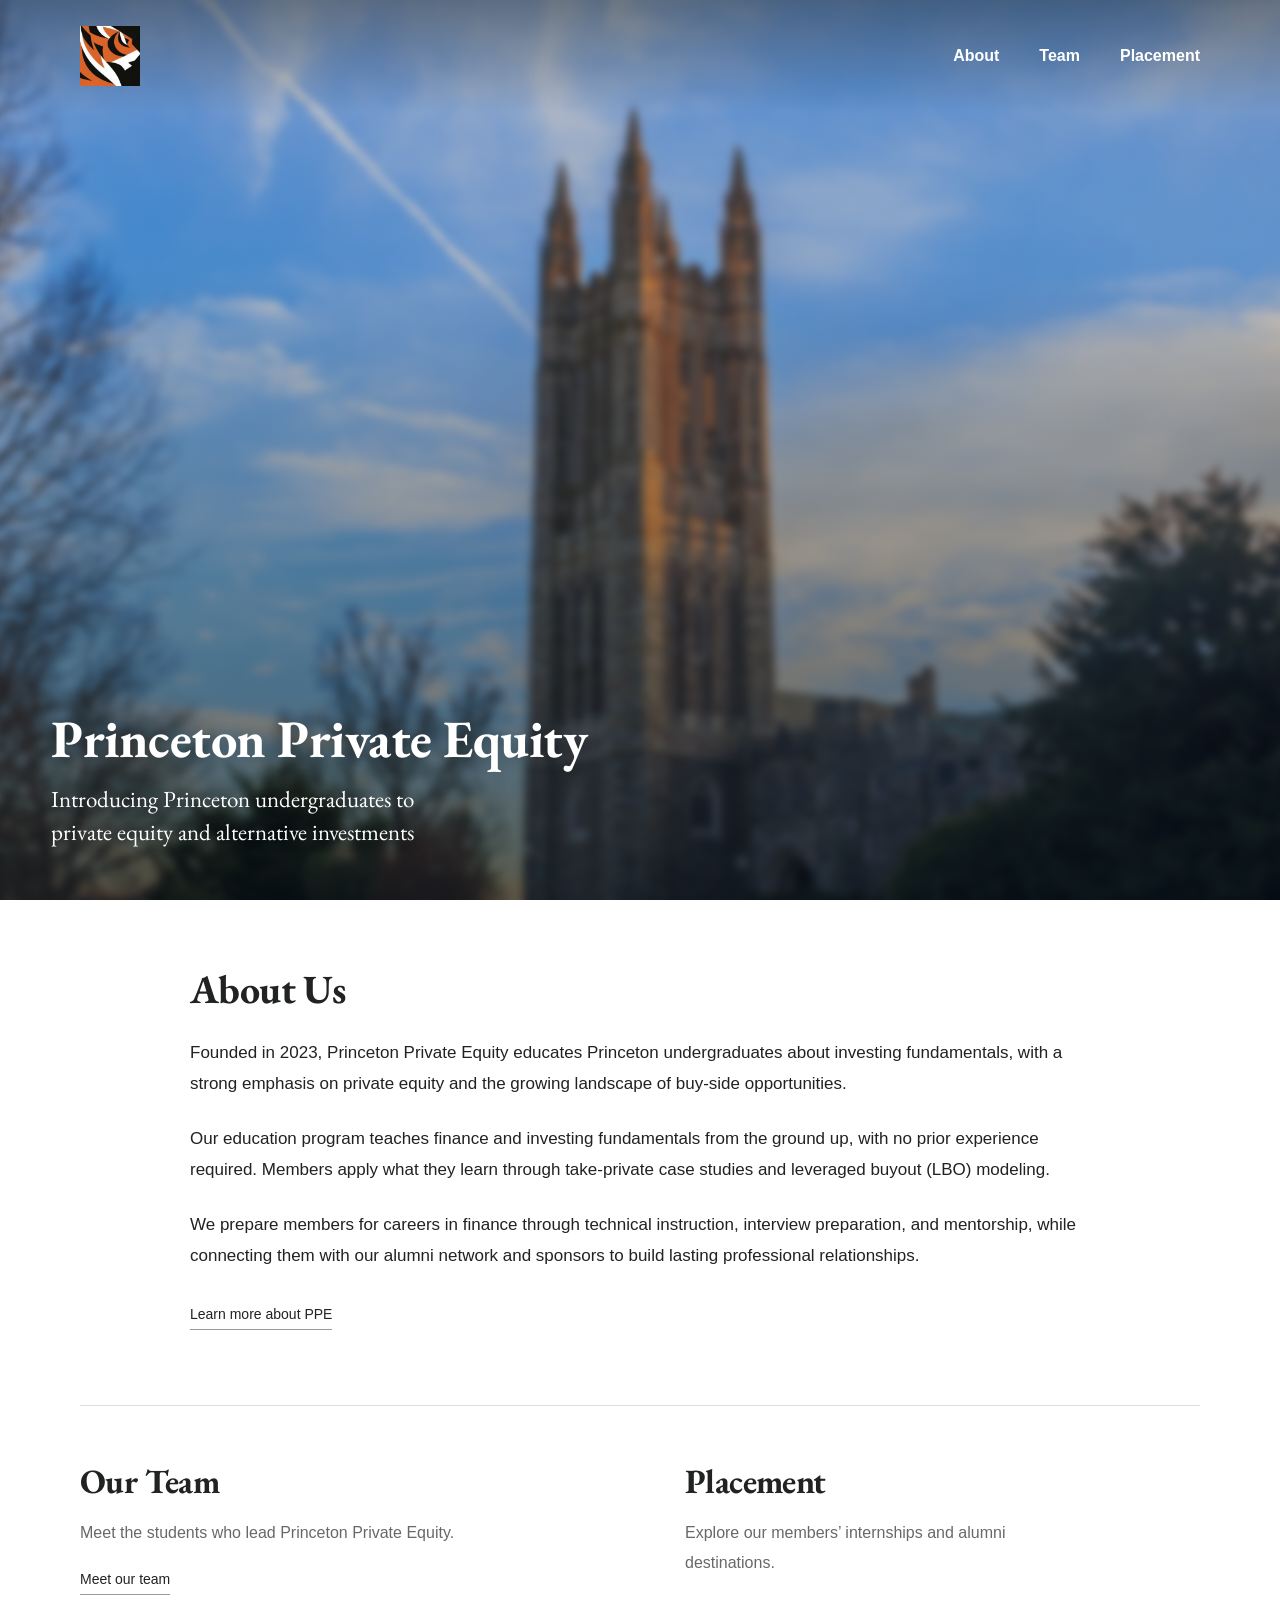
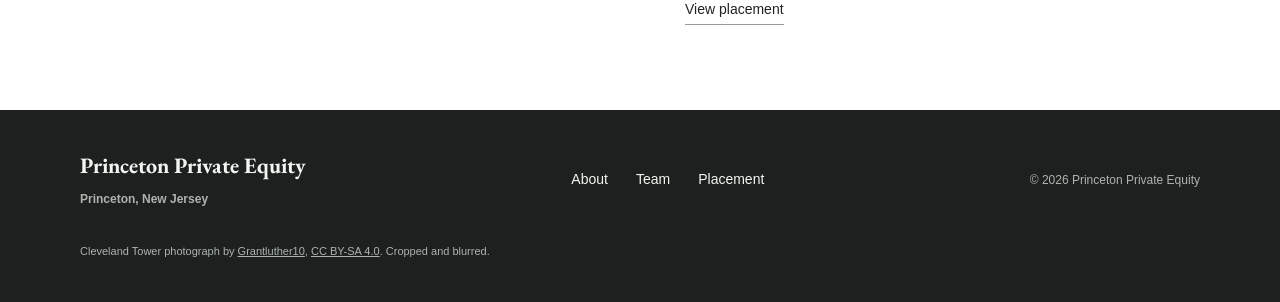
<file: index.html>
<!doctype html>
<html lang="en"><head><meta charset="utf-8"><meta name="viewport" content="width=device-width, initial-scale=1"><meta name="description" content="Princeton Private Equity, a student finance club at Princeton University."><meta name="theme-color" content="#1a1c1b"><title>Home | Princeton Private Equity</title><link rel="icon" href="favicon.ico" sizes="any"><link rel="stylesheet" href="style.css"></head><body><a class="skip" href="#main">Skip to content</a><header class="site-header over-photo"><div class="header-inner"><a class="brand-logo" href="index.html" aria-label="Princeton Private Equity home"><img src="logo.jpeg" width="60" height="60" alt="Princeton Private Equity tiger logo"></a><nav aria-label="Main navigation"><a href="about.html">About</a><a href="team.html">Team</a><a href="placement.html">Placement</a></nav></div></header><main id="main"><section class="hero" aria-labelledby="hero-title"><div class="hero-photo sunset" role="img" aria-label="Cleveland Tower at Princeton University at sunset"></div><div class="hero-shade"></div><div class="hero-content"><h1 id="hero-title">Princeton Private Equity</h1><p class="hero-subtitle">Introducing Princeton undergraduates to<br>private equity and alternative investments</p></div></section><section id="introduction" class="home-intro content"><div class="intro-copy"><h2>About Us</h2><p>Founded in 2023, Princeton Private Equity educates Princeton undergraduates about investing fundamentals, with a strong emphasis on private equity and the growing landscape of buy-side opportunities.</p><p>Our education program teaches finance and investing fundamentals from the ground up, with no prior experience required. Members apply what they learn through take-private case studies and leveraged buyout (LBO) modeling.</p><p>We prepare members for careers in finance through technical instruction, interview preparation, and mentorship, while connecting them with our alumni network and sponsors to build lasting professional relationships.</p><a class="quiet-link" href="about.html">Learn more about PPE</a></div></section><section class="home-links content" aria-label="Explore the club"><a href="team.html"><h2>Our Team</h2><p>Meet the students who lead Princeton Private Equity.</p><span class="quiet-link">Meet our team</span></a><a href="placement.html"><h2>Placement</h2><p>Explore our members’ internships and alumni destinations.</p><span class="quiet-link">View placement</span></a></section></main><footer><div class="footer-inner"><a class="footer-brand" href="index.html">Princeton Private Equity<span>Princeton, New Jersey</span></a><div class="footer-nav"><a href="about.html">About</a><a href="team.html">Team</a><a href="placement.html">Placement</a></div><p>© 2026 Princeton Private Equity</p><div class="photo-credit">Cleveland Tower photograph by <a href="https://commons.wikimedia.org/wiki/File:Graduate_College.jpg">Grantluther10</a>, <a href="https://creativecommons.org/licenses/by-sa/4.0/">CC BY-SA 4.0</a>. Cropped and blurred.</div></div></footer></body></html>
</file>
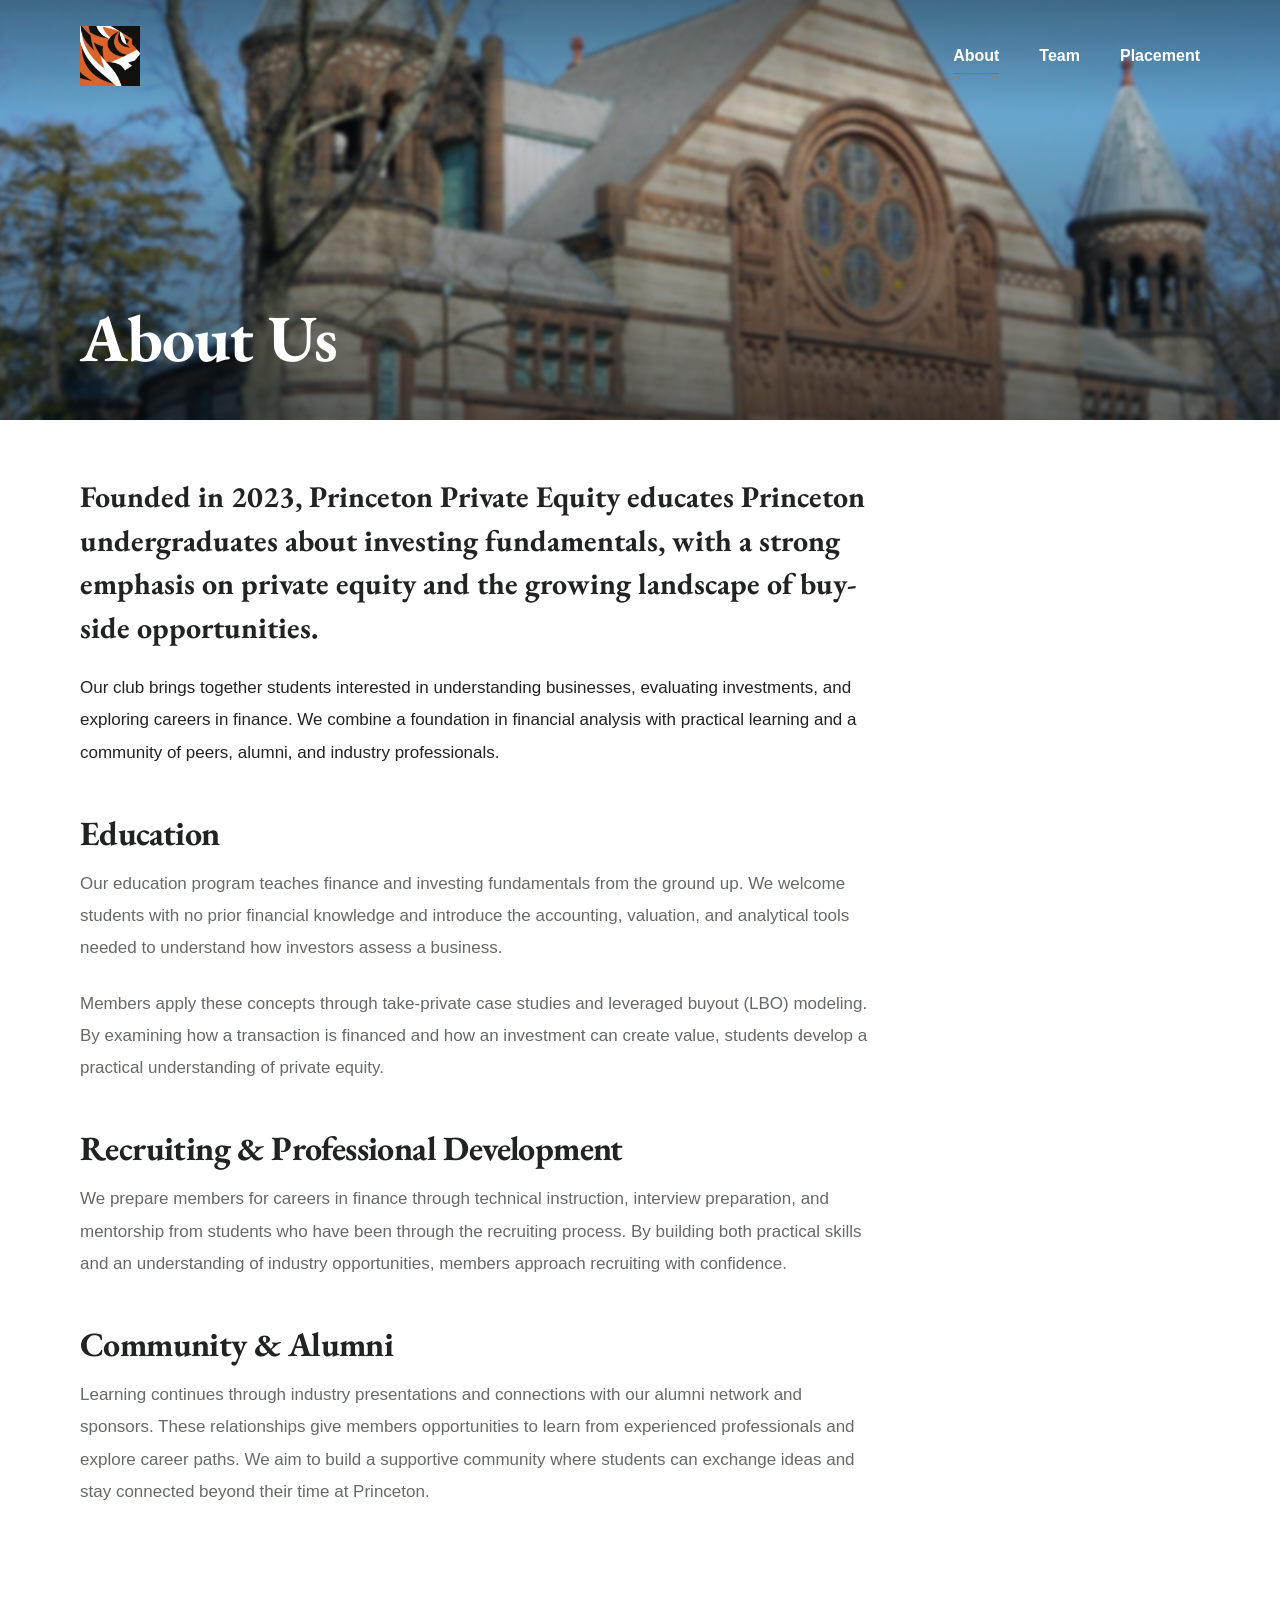
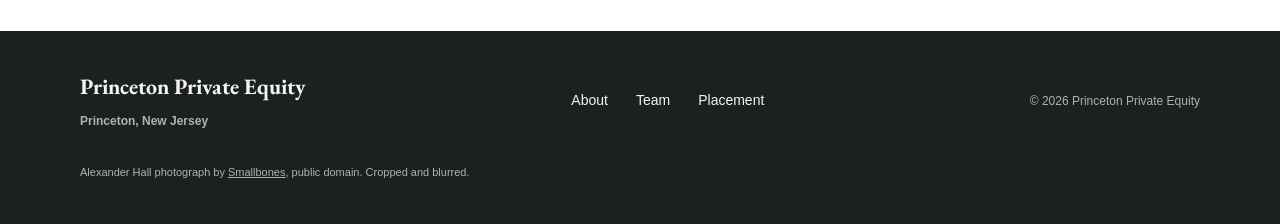
<file: about.html>
<!doctype html>
<html lang="en"><head><meta charset="utf-8"><meta name="viewport" content="width=device-width, initial-scale=1"><meta name="description" content="Princeton Private Equity, a student finance club at Princeton University."><meta name="theme-color" content="#1a1c1b"><title>About | Princeton Private Equity</title><link rel="icon" href="favicon.ico" sizes="any"><link rel="stylesheet" href="style.css"></head><body><a class="skip" href="#main">Skip to content</a><header class="site-header over-photo"><div class="header-inner"><a class="brand-logo" href="index.html" aria-label="Princeton Private Equity home"><img src="logo.jpeg" width="60" height="60" alt="Princeton Private Equity tiger logo"></a><nav aria-label="Main navigation"><a href="about.html" aria-current="page">About</a><a href="team.html">Team</a><a href="placement.html">Placement</a></nav></div></header><main id="main"><section class="page-hero" aria-labelledby="page-title"><div class="hero-photo about-photo" role="img" aria-label="Alexander Hall at Princeton University in warm late-afternoon light"></div><div class="hero-shade"></div><div class="page-hero-content"><h1 id="page-title">About Us</h1></div></section><div class="interior content"><div class="prose"><p class="opening">Founded in 2023, Princeton Private Equity educates Princeton undergraduates about investing fundamentals, with a strong emphasis on private equity and the growing landscape of buy-side opportunities.</p><p>Our club brings together students interested in understanding businesses, evaluating investments, and exploring careers in finance. We combine a foundation in financial analysis with practical learning and a community of peers, alumni, and industry professionals.</p><section><h2>Education</h2><p>Our education program teaches finance and investing fundamentals from the ground up. We welcome students with no prior financial knowledge and introduce the accounting, valuation, and analytical tools needed to understand how investors assess a business.</p><p>Members apply these concepts through take-private case studies and leveraged buyout (LBO) modeling. By examining how a transaction is financed and how an investment can create value, students develop a practical understanding of private equity.</p></section><section><h2>Recruiting &amp; Professional Development</h2><p>We prepare members for careers in finance through technical instruction, interview preparation, and mentorship from students who have been through the recruiting process. By building both practical skills and an understanding of industry opportunities, members approach recruiting with confidence.</p></section><section><h2>Community &amp; Alumni</h2><p>Learning continues through industry presentations and connections with our alumni network and sponsors. These relationships give members opportunities to learn from experienced professionals and explore career paths. We aim to build a supportive community where students can exchange ideas and stay connected beyond their time at Princeton.</p></section></div></div></main><footer><div class="footer-inner"><a class="footer-brand" href="index.html">Princeton Private Equity<span>Princeton, New Jersey</span></a><div class="footer-nav"><a href="about.html">About</a><a href="team.html">Team</a><a href="placement.html">Placement</a></div><p>© 2026 Princeton Private Equity</p><div class="photo-credit">Alexander Hall photograph by <a href="https://commons.wikimedia.org/wiki/File:Alexander_Hall_at_Princeton_University,_NJ.jpg">Smallbones</a>, public domain. Cropped and blurred.</div></div></footer></body></html>
</file>
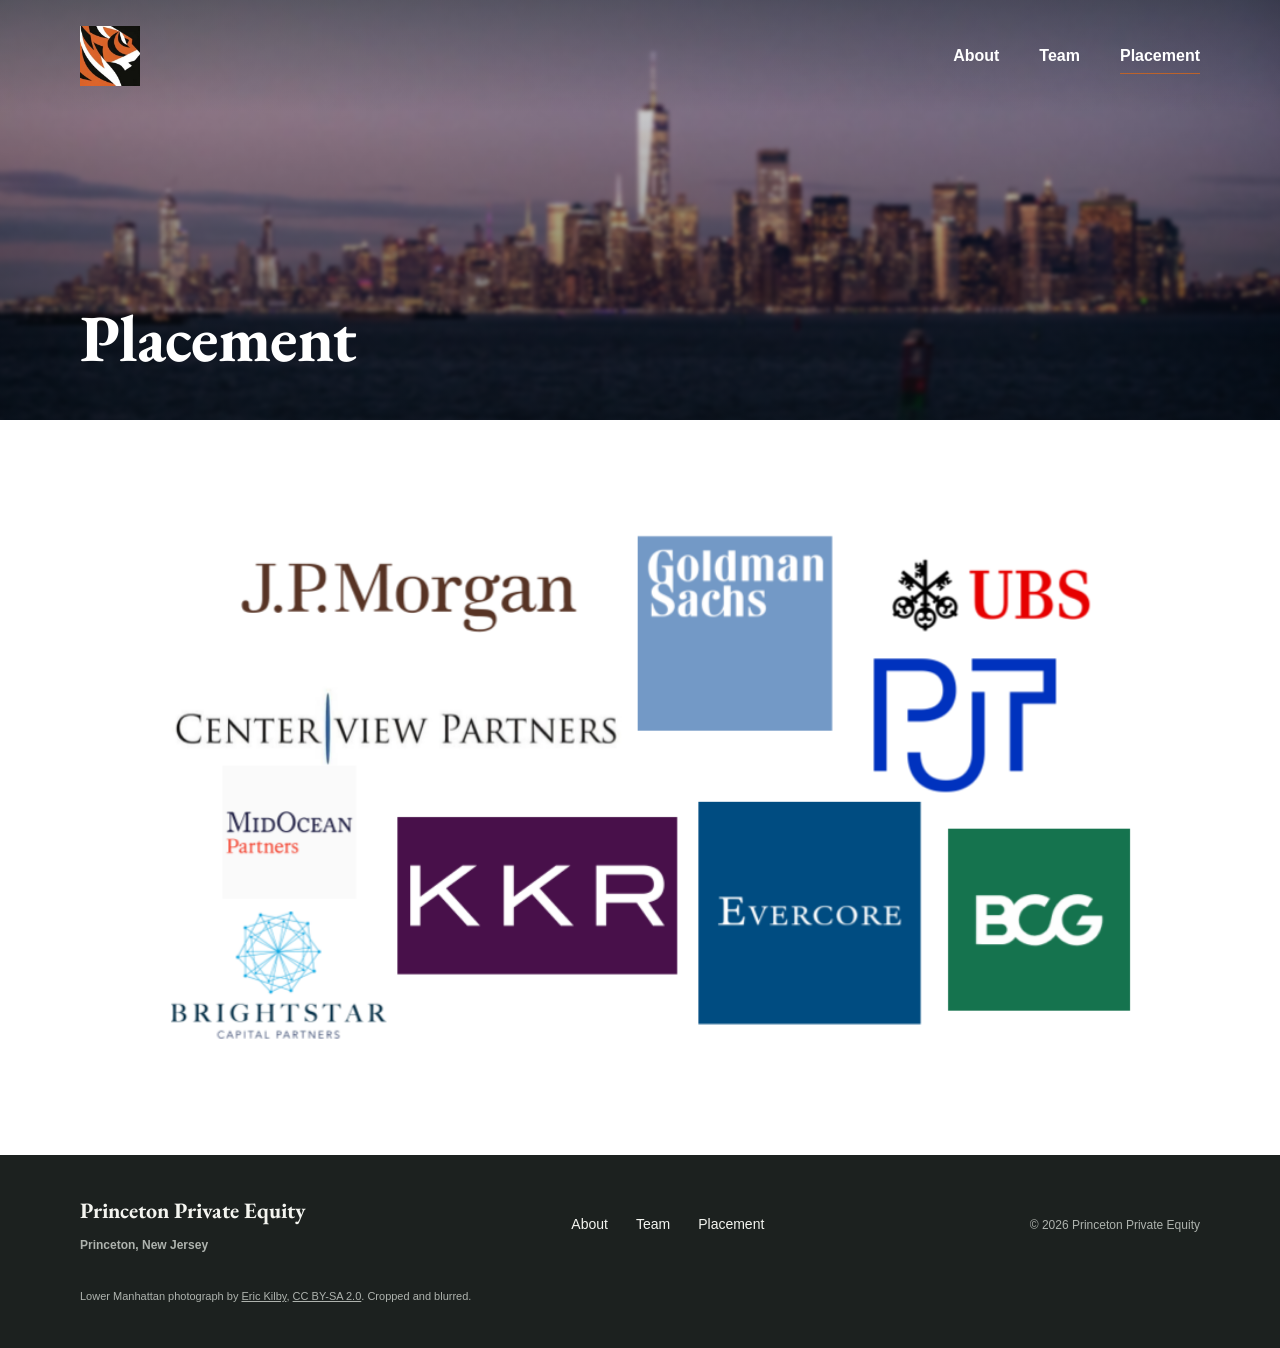
<file: placement.html>
<!doctype html>
<html lang="en"><head><meta charset="utf-8"><meta name="viewport" content="width=device-width, initial-scale=1"><meta name="description" content="Princeton Private Equity, a student finance club at Princeton University."><meta name="theme-color" content="#1a1c1b"><title>Placement | Princeton Private Equity</title><link rel="icon" href="favicon.ico" sizes="any"><link rel="stylesheet" href="style.css"></head><body><a class="skip" href="#main">Skip to content</a><header class="site-header over-photo"><div class="header-inner"><a class="brand-logo" href="index.html" aria-label="Princeton Private Equity home"><img src="logo.jpeg" width="60" height="60" alt="Princeton Private Equity tiger logo"></a><nav aria-label="Main navigation"><a href="about.html">About</a><a href="team.html">Team</a><a href="placement.html" aria-current="page">Placement</a></nav></div></header><main id="main"><section class="page-hero" aria-labelledby="page-title"><div class="hero-photo placement-photo" role="img" aria-label="The illuminated Lower Manhattan financial district skyline at dusk"></div><div class="hero-shade"></div><div class="page-hero-content"><h1 id="page-title">Placement</h1></div></section><div class="interior content placement-image-wrap"><img class="placement-image" src="ppe-placements.png" width="960" height="540" alt="Princeton Private Equity placements: J.P. Morgan, Goldman Sachs, UBS, Centerview Partners, PJT, MidOcean Partners, KKR, Evercore, BCG, and Brightstar Capital Partners."></div></main><footer><div class="footer-inner"><a class="footer-brand" href="index.html">Princeton Private Equity<span>Princeton, New Jersey</span></a><div class="footer-nav"><a href="about.html">About</a><a href="team.html">Team</a><a href="placement.html">Placement</a></div><p>© 2026 Princeton Private Equity</p><div class="photo-credit">Lower Manhattan photograph by <a href="https://commons.wikimedia.org/wiki/File:Lower_Manhattan_After_Sunset_-_Flickr_-_Eric_Kilby.jpg">Eric Kilby</a>, <a href="https://creativecommons.org/licenses/by-sa/2.0/">CC BY-SA 2.0</a>. Cropped and blurred.</div></div></footer></body></html>
</file>
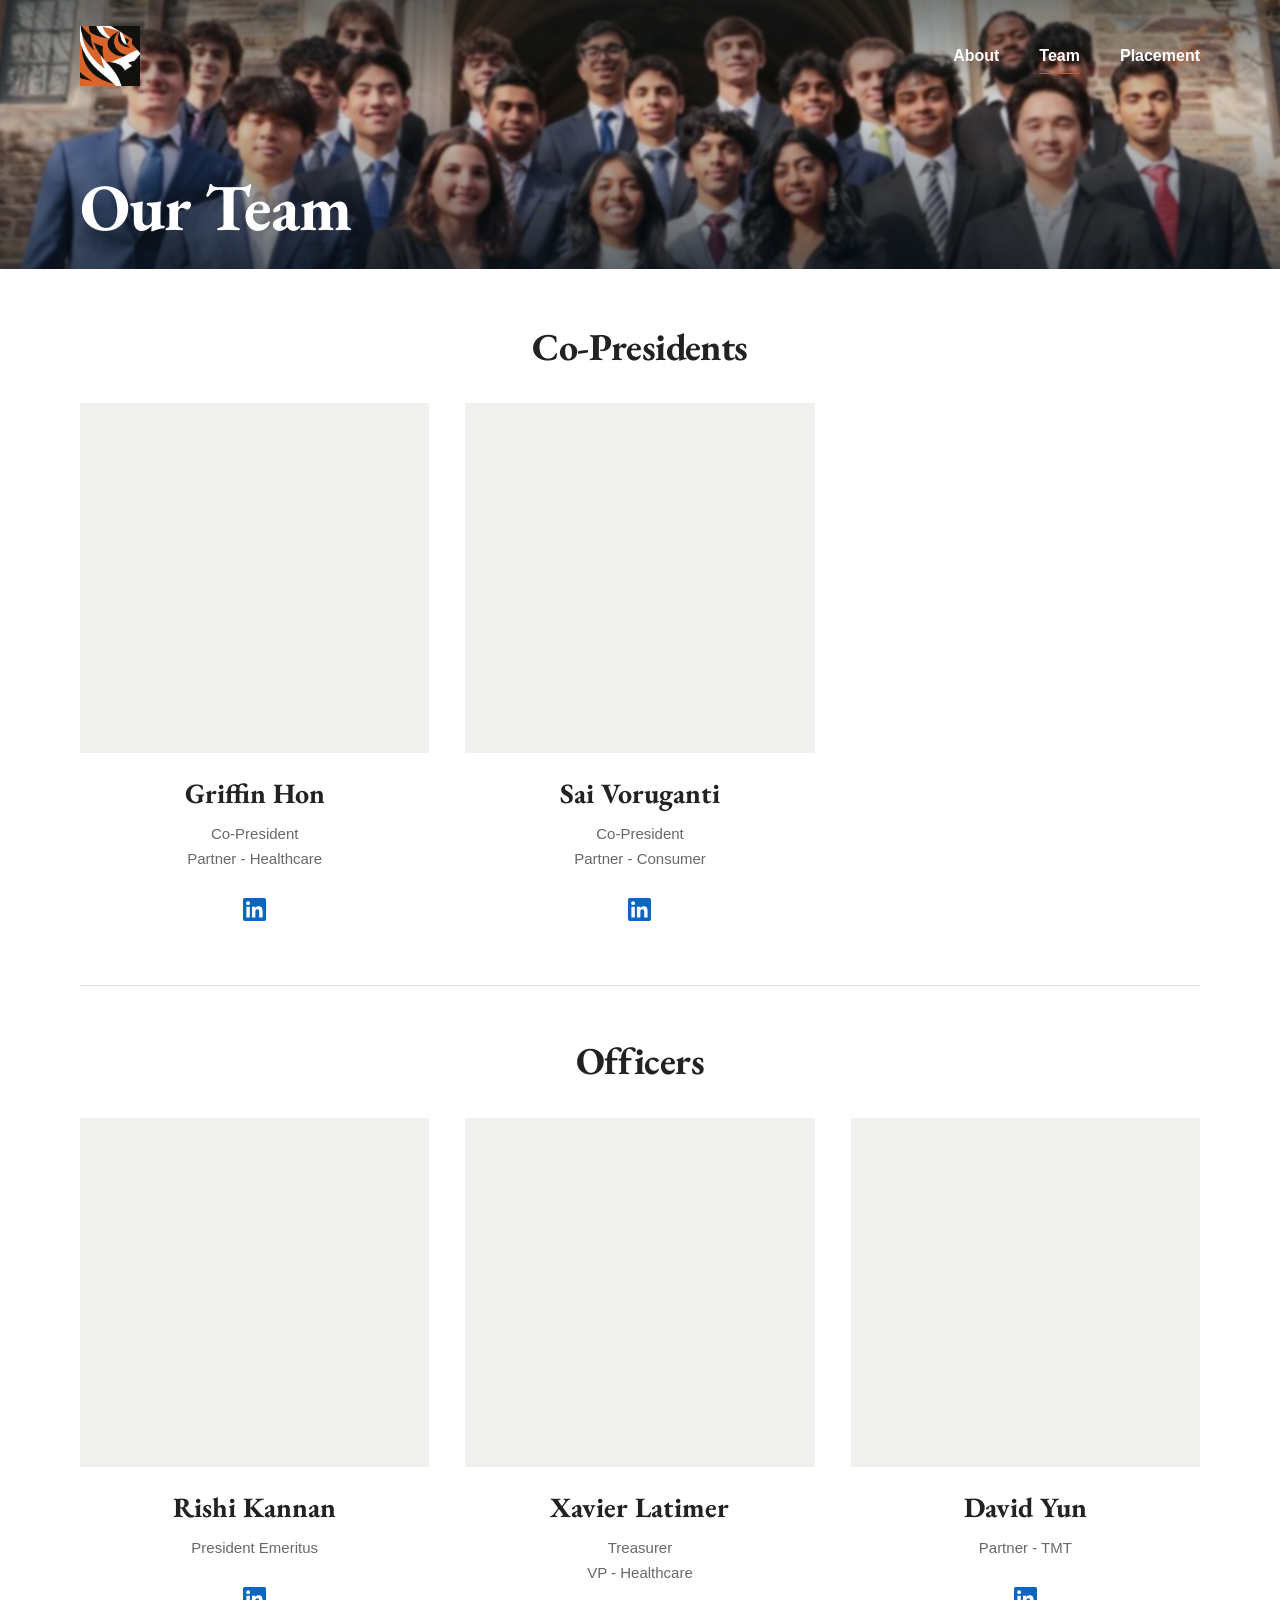
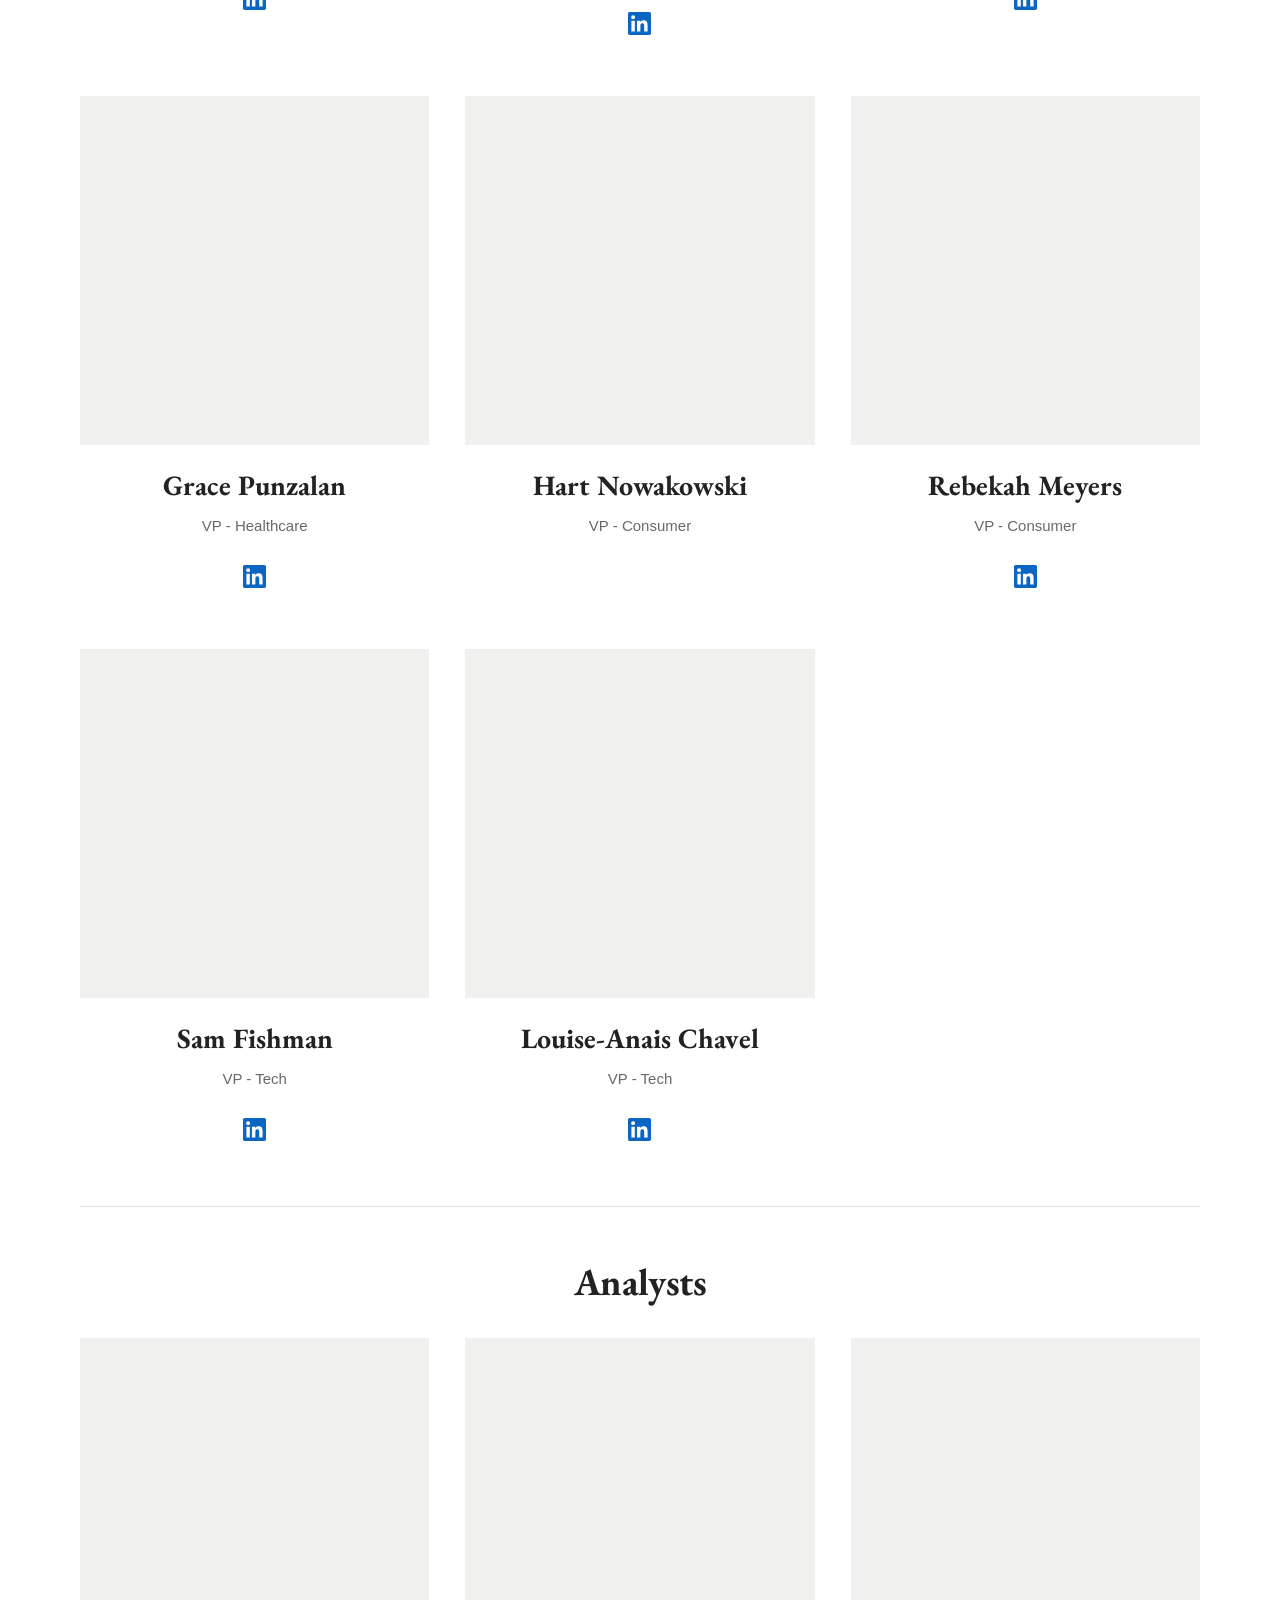
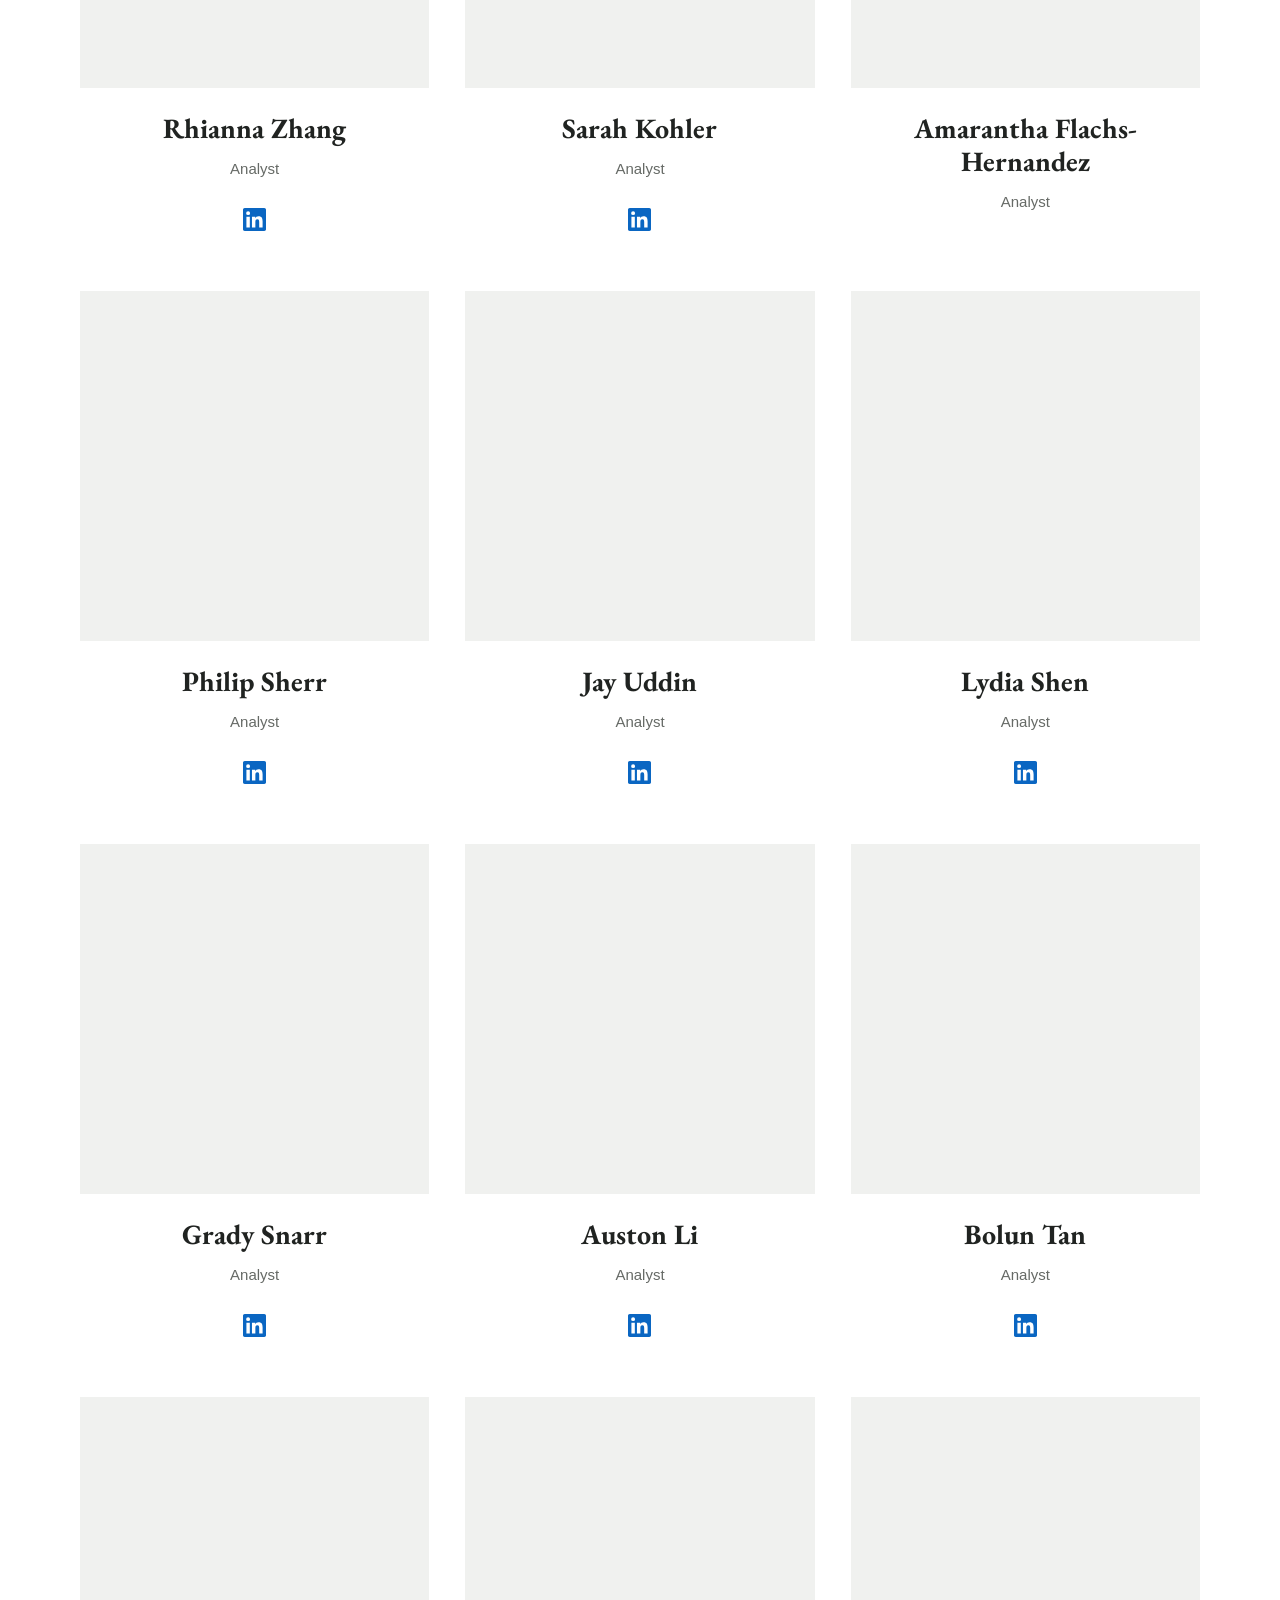
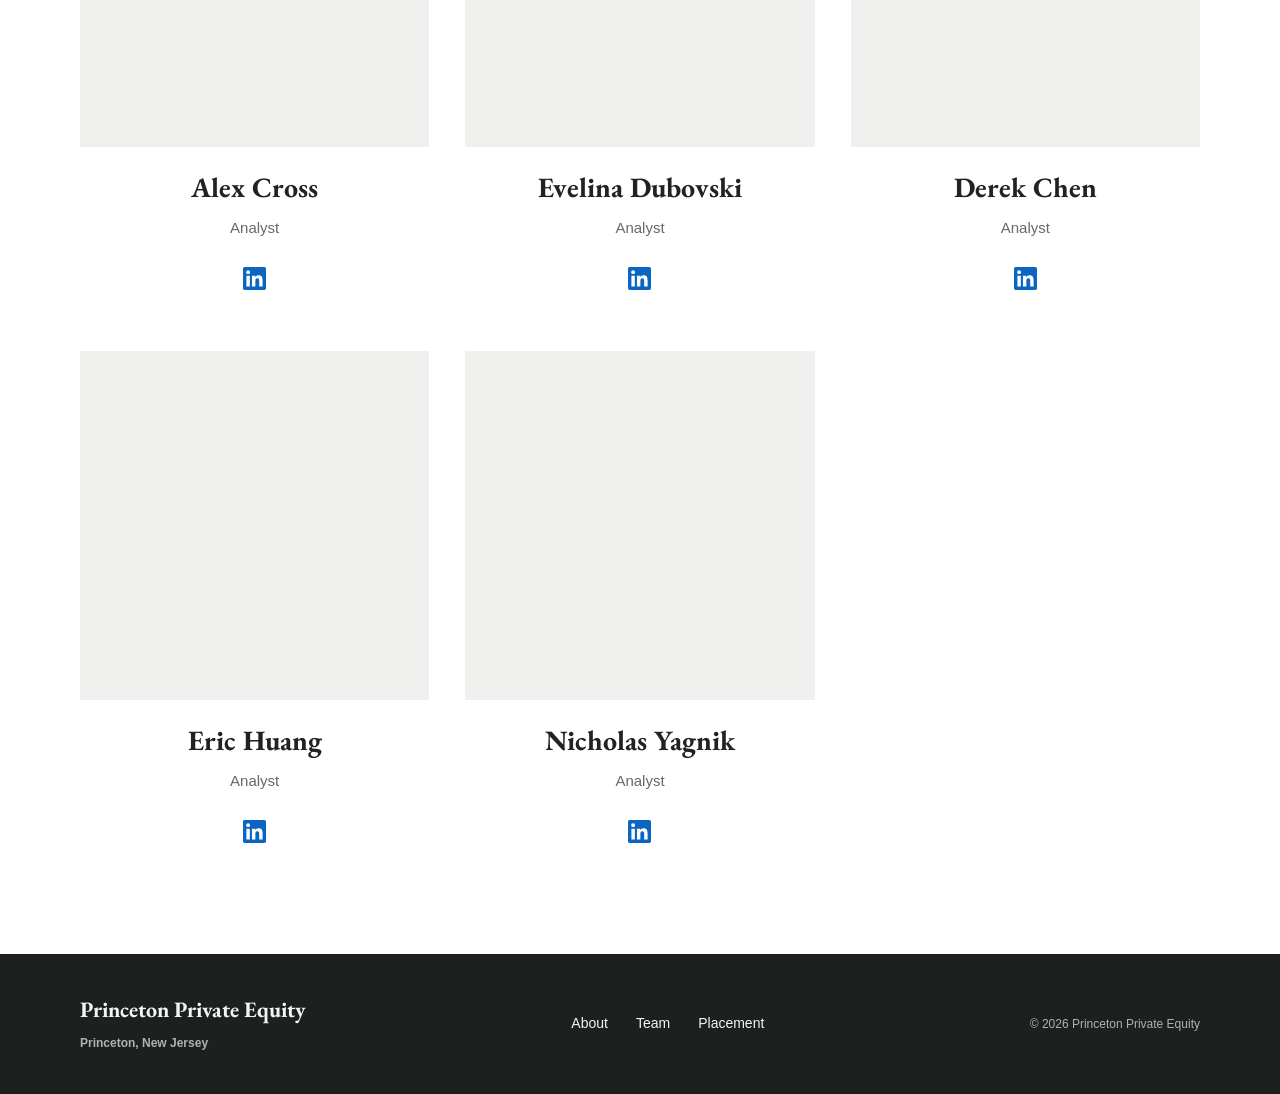
<file: team.html>
<!doctype html>
<html lang="en"><head><meta charset="utf-8"><meta name="viewport" content="width=device-width, initial-scale=1"><meta name="description" content="Princeton Private Equity, a student finance club at Princeton University."><meta name="theme-color" content="#1a1c1b"><title>Team | Princeton Private Equity</title><link rel="icon" href="favicon.ico" sizes="any"><link rel="stylesheet" href="style.css"></head><body><a class="skip" href="#main">Skip to content</a><header class="site-header over-photo"><div class="header-inner"><a class="brand-logo" href="index.html" aria-label="Princeton Private Equity home"><img src="logo.jpeg" width="60" height="60" alt="Princeton Private Equity tiger logo"></a><nav aria-label="Main navigation"><a href="about.html">About</a><a href="team.html" aria-current="page">Team</a><a href="placement.html">Placement</a></nav></div></header><main id="main"><section class="page-hero team-hero" aria-labelledby="page-title"><div class="hero-photo team-photo" role="img" aria-label="Princeton Private Equity members in front of a Princeton campus building"></div><div class="hero-shade"></div><div class="page-hero-content"><h1 id="page-title">Our Team</h1></div></section><div class="interior content team-roster"><section class="team-category"><h2>Co-Presidents</h2><div class="headshot-grid"><article class="team-card"><div class="headshot-placeholder" role="img" aria-label="Headshot forthcoming for Griffin Hon"></div><h3>Griffin Hon</h3><p class="team-role">Co-President<br>Partner - Healthcare</p><a class="linkedin-icon" href="https://www.linkedin.com/in/griffin-hon" target="_blank" rel="noopener noreferrer" aria-label="Griffin Hon on LinkedIn (opens in a new tab)"><svg xmlns="http://www.w3.org/2000/svg" viewBox="0 0 24 24" aria-hidden="true"><path fill="currentColor" d="M20.447 20.452h-3.554v-5.569c0-1.328-.027-3.037-1.852-3.037-1.853 0-2.136 1.445-2.136 2.939v5.667H9.351V9h3.414v1.561h.049c.476-.9 1.637-1.85 3.37-1.85 3.601 0 4.267 2.37 4.267 5.455v6.286zM5.337 7.433a2.062 2.062 0 1 1 0-4.124 2.062 2.062 0 0 1 0 4.124zM7.119 20.452H3.555V9h3.564v11.452zM22.225 0H1.771C.792 0 0 .774 0 1.729v20.542C0 23.227.792 24 1.771 24h20.451C23.2 24 24 23.227 24 22.271V1.729C24 .774 23.2 0 22.222 0h.003z"/></svg></a></article><article class="team-card"><div class="headshot-placeholder" role="img" aria-label="Headshot forthcoming for Sai Voruganti"></div><h3>Sai Voruganti</h3><p class="team-role">Co-President<br>Partner - Consumer</p><a class="linkedin-icon" href="https://www.linkedin.com/in/saivoruganti" target="_blank" rel="noopener noreferrer" aria-label="Sai Voruganti on LinkedIn (opens in a new tab)"><svg xmlns="http://www.w3.org/2000/svg" viewBox="0 0 24 24" aria-hidden="true"><path fill="currentColor" d="M20.447 20.452h-3.554v-5.569c0-1.328-.027-3.037-1.852-3.037-1.853 0-2.136 1.445-2.136 2.939v5.667H9.351V9h3.414v1.561h.049c.476-.9 1.637-1.85 3.37-1.85 3.601 0 4.267 2.37 4.267 5.455v6.286zM5.337 7.433a2.062 2.062 0 1 1 0-4.124 2.062 2.062 0 0 1 0 4.124zM7.119 20.452H3.555V9h3.564v11.452zM22.225 0H1.771C.792 0 0 .774 0 1.729v20.542C0 23.227.792 24 1.771 24h20.451C23.2 24 24 23.227 24 22.271V1.729C24 .774 23.2 0 22.222 0h.003z"/></svg></a></article></div></section><section class="team-category"><h2>Officers</h2><div class="headshot-grid"><article class="team-card"><div class="headshot-placeholder" role="img" aria-label="Headshot forthcoming for Rishi Kannan"></div><h3>Rishi Kannan</h3><p class="team-role">President Emeritus</p><a class="linkedin-icon" href="https://www.linkedin.com/in/rishi-kannan" target="_blank" rel="noopener noreferrer" aria-label="Rishi Kannan on LinkedIn (opens in a new tab)"><svg xmlns="http://www.w3.org/2000/svg" viewBox="0 0 24 24" aria-hidden="true"><path fill="currentColor" d="M20.447 20.452h-3.554v-5.569c0-1.328-.027-3.037-1.852-3.037-1.853 0-2.136 1.445-2.136 2.939v5.667H9.351V9h3.414v1.561h.049c.476-.9 1.637-1.85 3.37-1.85 3.601 0 4.267 2.37 4.267 5.455v6.286zM5.337 7.433a2.062 2.062 0 1 1 0-4.124 2.062 2.062 0 0 1 0 4.124zM7.119 20.452H3.555V9h3.564v11.452zM22.225 0H1.771C.792 0 0 .774 0 1.729v20.542C0 23.227.792 24 1.771 24h20.451C23.2 24 24 23.227 24 22.271V1.729C24 .774 23.2 0 22.222 0h.003z"/></svg></a></article><article class="team-card"><div class="headshot-placeholder" role="img" aria-label="Headshot forthcoming for Xavier Latimer"></div><h3>Xavier Latimer</h3><p class="team-role">Treasurer<br>VP - Healthcare</p><a class="linkedin-icon" href="https://www.linkedin.com/in/xlatimer" target="_blank" rel="noopener noreferrer" aria-label="Xavier Latimer on LinkedIn (opens in a new tab)"><svg xmlns="http://www.w3.org/2000/svg" viewBox="0 0 24 24" aria-hidden="true"><path fill="currentColor" d="M20.447 20.452h-3.554v-5.569c0-1.328-.027-3.037-1.852-3.037-1.853 0-2.136 1.445-2.136 2.939v5.667H9.351V9h3.414v1.561h.049c.476-.9 1.637-1.85 3.37-1.85 3.601 0 4.267 2.37 4.267 5.455v6.286zM5.337 7.433a2.062 2.062 0 1 1 0-4.124 2.062 2.062 0 0 1 0 4.124zM7.119 20.452H3.555V9h3.564v11.452zM22.225 0H1.771C.792 0 0 .774 0 1.729v20.542C0 23.227.792 24 1.771 24h20.451C23.2 24 24 23.227 24 22.271V1.729C24 .774 23.2 0 22.222 0h.003z"/></svg></a></article><article class="team-card"><div class="headshot-placeholder" role="img" aria-label="Headshot forthcoming for David Yun"></div><h3>David Yun</h3><p class="team-role">Partner - TMT</p><a class="linkedin-icon" href="https://www.linkedin.com/in/davidyun720" target="_blank" rel="noopener noreferrer" aria-label="David Yun on LinkedIn (opens in a new tab)"><svg xmlns="http://www.w3.org/2000/svg" viewBox="0 0 24 24" aria-hidden="true"><path fill="currentColor" d="M20.447 20.452h-3.554v-5.569c0-1.328-.027-3.037-1.852-3.037-1.853 0-2.136 1.445-2.136 2.939v5.667H9.351V9h3.414v1.561h.049c.476-.9 1.637-1.85 3.37-1.85 3.601 0 4.267 2.37 4.267 5.455v6.286zM5.337 7.433a2.062 2.062 0 1 1 0-4.124 2.062 2.062 0 0 1 0 4.124zM7.119 20.452H3.555V9h3.564v11.452zM22.225 0H1.771C.792 0 0 .774 0 1.729v20.542C0 23.227.792 24 1.771 24h20.451C23.2 24 24 23.227 24 22.271V1.729C24 .774 23.2 0 22.222 0h.003z"/></svg></a></article><article class="team-card"><div class="headshot-placeholder" role="img" aria-label="Headshot forthcoming for Grace Punzalan"></div><h3>Grace Punzalan</h3><p class="team-role">VP - Healthcare</p><a class="linkedin-icon" href="https://www.linkedin.com/in/gracepunzalan2029" target="_blank" rel="noopener noreferrer" aria-label="Grace Punzalan on LinkedIn (opens in a new tab)"><svg xmlns="http://www.w3.org/2000/svg" viewBox="0 0 24 24" aria-hidden="true"><path fill="currentColor" d="M20.447 20.452h-3.554v-5.569c0-1.328-.027-3.037-1.852-3.037-1.853 0-2.136 1.445-2.136 2.939v5.667H9.351V9h3.414v1.561h.049c.476-.9 1.637-1.85 3.37-1.85 3.601 0 4.267 2.37 4.267 5.455v6.286zM5.337 7.433a2.062 2.062 0 1 1 0-4.124 2.062 2.062 0 0 1 0 4.124zM7.119 20.452H3.555V9h3.564v11.452zM22.225 0H1.771C.792 0 0 .774 0 1.729v20.542C0 23.227.792 24 1.771 24h20.451C23.2 24 24 23.227 24 22.271V1.729C24 .774 23.2 0 22.222 0h.003z"/></svg></a></article><article class="team-card"><div class="headshot-placeholder" role="img" aria-label="Headshot forthcoming for Hart Nowakowski"></div><h3>Hart Nowakowski</h3><p class="team-role">VP - Consumer</p></article><article class="team-card"><div class="headshot-placeholder" role="img" aria-label="Headshot forthcoming for Rebekah Meyers"></div><h3>Rebekah Meyers</h3><p class="team-role">VP - Consumer</p><a class="linkedin-icon" href="https://www.linkedin.com/in/rebekah-meyers-3965bb369" target="_blank" rel="noopener noreferrer" aria-label="Rebekah Meyers on LinkedIn (opens in a new tab)"><svg xmlns="http://www.w3.org/2000/svg" viewBox="0 0 24 24" aria-hidden="true"><path fill="currentColor" d="M20.447 20.452h-3.554v-5.569c0-1.328-.027-3.037-1.852-3.037-1.853 0-2.136 1.445-2.136 2.939v5.667H9.351V9h3.414v1.561h.049c.476-.9 1.637-1.85 3.37-1.85 3.601 0 4.267 2.37 4.267 5.455v6.286zM5.337 7.433a2.062 2.062 0 1 1 0-4.124 2.062 2.062 0 0 1 0 4.124zM7.119 20.452H3.555V9h3.564v11.452zM22.225 0H1.771C.792 0 0 .774 0 1.729v20.542C0 23.227.792 24 1.771 24h20.451C23.2 24 24 23.227 24 22.271V1.729C24 .774 23.2 0 22.222 0h.003z"/></svg></a></article><article class="team-card"><div class="headshot-placeholder" role="img" aria-label="Headshot forthcoming for Sam Fishman"></div><h3>Sam Fishman</h3><p class="team-role">VP - Tech</p><a class="linkedin-icon" href="https://www.linkedin.com/in/samfishman100" target="_blank" rel="noopener noreferrer" aria-label="Sam Fishman on LinkedIn (opens in a new tab)"><svg xmlns="http://www.w3.org/2000/svg" viewBox="0 0 24 24" aria-hidden="true"><path fill="currentColor" d="M20.447 20.452h-3.554v-5.569c0-1.328-.027-3.037-1.852-3.037-1.853 0-2.136 1.445-2.136 2.939v5.667H9.351V9h3.414v1.561h.049c.476-.9 1.637-1.85 3.37-1.85 3.601 0 4.267 2.37 4.267 5.455v6.286zM5.337 7.433a2.062 2.062 0 1 1 0-4.124 2.062 2.062 0 0 1 0 4.124zM7.119 20.452H3.555V9h3.564v11.452zM22.225 0H1.771C.792 0 0 .774 0 1.729v20.542C0 23.227.792 24 1.771 24h20.451C23.2 24 24 23.227 24 22.271V1.729C24 .774 23.2 0 22.222 0h.003z"/></svg></a></article><article class="team-card"><div class="headshot-placeholder" role="img" aria-label="Headshot forthcoming for Louise-Anais Chavel"></div><h3>Louise-Anais Chavel</h3><p class="team-role">VP - Tech</p><a class="linkedin-icon" href="https://www.linkedin.com/in/louise-ana%C3%AFs-chavel-7a379730b" target="_blank" rel="noopener noreferrer" aria-label="Louise-Anais Chavel on LinkedIn (opens in a new tab)"><svg xmlns="http://www.w3.org/2000/svg" viewBox="0 0 24 24" aria-hidden="true"><path fill="currentColor" d="M20.447 20.452h-3.554v-5.569c0-1.328-.027-3.037-1.852-3.037-1.853 0-2.136 1.445-2.136 2.939v5.667H9.351V9h3.414v1.561h.049c.476-.9 1.637-1.85 3.37-1.85 3.601 0 4.267 2.37 4.267 5.455v6.286zM5.337 7.433a2.062 2.062 0 1 1 0-4.124 2.062 2.062 0 0 1 0 4.124zM7.119 20.452H3.555V9h3.564v11.452zM22.225 0H1.771C.792 0 0 .774 0 1.729v20.542C0 23.227.792 24 1.771 24h20.451C23.2 24 24 23.227 24 22.271V1.729C24 .774 23.2 0 22.222 0h.003z"/></svg></a></article></div></section><section class="team-category"><h2>Analysts</h2><div class="headshot-grid"><article class="team-card"><div class="headshot-placeholder" role="img" aria-label="Headshot forthcoming for Rhianna Zhang"></div><h3>Rhianna Zhang</h3><p class="team-role">Analyst</p><a class="linkedin-icon" href="https://www.linkedin.com/in/rhianna-zhang-648998278" target="_blank" rel="noopener noreferrer" aria-label="Rhianna Zhang on LinkedIn (opens in a new tab)"><svg xmlns="http://www.w3.org/2000/svg" viewBox="0 0 24 24" aria-hidden="true"><path fill="currentColor" d="M20.447 20.452h-3.554v-5.569c0-1.328-.027-3.037-1.852-3.037-1.853 0-2.136 1.445-2.136 2.939v5.667H9.351V9h3.414v1.561h.049c.476-.9 1.637-1.85 3.37-1.85 3.601 0 4.267 2.37 4.267 5.455v6.286zM5.337 7.433a2.062 2.062 0 1 1 0-4.124 2.062 2.062 0 0 1 0 4.124zM7.119 20.452H3.555V9h3.564v11.452zM22.225 0H1.771C.792 0 0 .774 0 1.729v20.542C0 23.227.792 24 1.771 24h20.451C23.2 24 24 23.227 24 22.271V1.729C24 .774 23.2 0 22.222 0h.003z"/></svg></a></article><article class="team-card"><div class="headshot-placeholder" role="img" aria-label="Headshot forthcoming for Sarah Kohler"></div><h3>Sarah Kohler</h3><p class="team-role">Analyst</p><a class="linkedin-icon" href="https://www.linkedin.com/in/sarah-kohler-8a4a72392" target="_blank" rel="noopener noreferrer" aria-label="Sarah Kohler on LinkedIn (opens in a new tab)"><svg xmlns="http://www.w3.org/2000/svg" viewBox="0 0 24 24" aria-hidden="true"><path fill="currentColor" d="M20.447 20.452h-3.554v-5.569c0-1.328-.027-3.037-1.852-3.037-1.853 0-2.136 1.445-2.136 2.939v5.667H9.351V9h3.414v1.561h.049c.476-.9 1.637-1.85 3.37-1.85 3.601 0 4.267 2.37 4.267 5.455v6.286zM5.337 7.433a2.062 2.062 0 1 1 0-4.124 2.062 2.062 0 0 1 0 4.124zM7.119 20.452H3.555V9h3.564v11.452zM22.225 0H1.771C.792 0 0 .774 0 1.729v20.542C0 23.227.792 24 1.771 24h20.451C23.2 24 24 23.227 24 22.271V1.729C24 .774 23.2 0 22.222 0h.003z"/></svg></a></article><article class="team-card"><div class="headshot-placeholder" role="img" aria-label="Headshot forthcoming for Amarantha Flachs-Hernandez"></div><h3>Amarantha Flachs-Hernandez</h3><p class="team-role">Analyst</p></article><article class="team-card"><div class="headshot-placeholder" role="img" aria-label="Headshot forthcoming for Philip Sherr"></div><h3>Philip Sherr</h3><p class="team-role">Analyst</p><a class="linkedin-icon" href="https://www.linkedin.com/in/philip-sherr" target="_blank" rel="noopener noreferrer" aria-label="Philip Sherr on LinkedIn (opens in a new tab)"><svg xmlns="http://www.w3.org/2000/svg" viewBox="0 0 24 24" aria-hidden="true"><path fill="currentColor" d="M20.447 20.452h-3.554v-5.569c0-1.328-.027-3.037-1.852-3.037-1.853 0-2.136 1.445-2.136 2.939v5.667H9.351V9h3.414v1.561h.049c.476-.9 1.637-1.85 3.37-1.85 3.601 0 4.267 2.37 4.267 5.455v6.286zM5.337 7.433a2.062 2.062 0 1 1 0-4.124 2.062 2.062 0 0 1 0 4.124zM7.119 20.452H3.555V9h3.564v11.452zM22.225 0H1.771C.792 0 0 .774 0 1.729v20.542C0 23.227.792 24 1.771 24h20.451C23.2 24 24 23.227 24 22.271V1.729C24 .774 23.2 0 22.222 0h.003z"/></svg></a></article><article class="team-card"><div class="headshot-placeholder" role="img" aria-label="Headshot forthcoming for Jay Uddin"></div><h3>Jay Uddin</h3><p class="team-role">Analyst</p><a class="linkedin-icon" href="https://www.linkedin.com/in/jay-uddin" target="_blank" rel="noopener noreferrer" aria-label="Jay Uddin on LinkedIn (opens in a new tab)"><svg xmlns="http://www.w3.org/2000/svg" viewBox="0 0 24 24" aria-hidden="true"><path fill="currentColor" d="M20.447 20.452h-3.554v-5.569c0-1.328-.027-3.037-1.852-3.037-1.853 0-2.136 1.445-2.136 2.939v5.667H9.351V9h3.414v1.561h.049c.476-.9 1.637-1.85 3.37-1.85 3.601 0 4.267 2.37 4.267 5.455v6.286zM5.337 7.433a2.062 2.062 0 1 1 0-4.124 2.062 2.062 0 0 1 0 4.124zM7.119 20.452H3.555V9h3.564v11.452zM22.225 0H1.771C.792 0 0 .774 0 1.729v20.542C0 23.227.792 24 1.771 24h20.451C23.2 24 24 23.227 24 22.271V1.729C24 .774 23.2 0 22.222 0h.003z"/></svg></a></article><article class="team-card"><div class="headshot-placeholder" role="img" aria-label="Headshot forthcoming for Lydia Shen"></div><h3>Lydia Shen</h3><p class="team-role">Analyst</p><a class="linkedin-icon" href="https://www.linkedin.com/in/lydia-shen-732634414" target="_blank" rel="noopener noreferrer" aria-label="Lydia Shen on LinkedIn (opens in a new tab)"><svg xmlns="http://www.w3.org/2000/svg" viewBox="0 0 24 24" aria-hidden="true"><path fill="currentColor" d="M20.447 20.452h-3.554v-5.569c0-1.328-.027-3.037-1.852-3.037-1.853 0-2.136 1.445-2.136 2.939v5.667H9.351V9h3.414v1.561h.049c.476-.9 1.637-1.85 3.37-1.85 3.601 0 4.267 2.37 4.267 5.455v6.286zM5.337 7.433a2.062 2.062 0 1 1 0-4.124 2.062 2.062 0 0 1 0 4.124zM7.119 20.452H3.555V9h3.564v11.452zM22.225 0H1.771C.792 0 0 .774 0 1.729v20.542C0 23.227.792 24 1.771 24h20.451C23.2 24 24 23.227 24 22.271V1.729C24 .774 23.2 0 22.222 0h.003z"/></svg></a></article><article class="team-card"><div class="headshot-placeholder" role="img" aria-label="Headshot forthcoming for Grady Snarr"></div><h3>Grady Snarr</h3><p class="team-role">Analyst</p><a class="linkedin-icon" href="https://www.linkedin.com/in/gradysnarr" target="_blank" rel="noopener noreferrer" aria-label="Grady Snarr on LinkedIn (opens in a new tab)"><svg xmlns="http://www.w3.org/2000/svg" viewBox="0 0 24 24" aria-hidden="true"><path fill="currentColor" d="M20.447 20.452h-3.554v-5.569c0-1.328-.027-3.037-1.852-3.037-1.853 0-2.136 1.445-2.136 2.939v5.667H9.351V9h3.414v1.561h.049c.476-.9 1.637-1.85 3.37-1.85 3.601 0 4.267 2.37 4.267 5.455v6.286zM5.337 7.433a2.062 2.062 0 1 1 0-4.124 2.062 2.062 0 0 1 0 4.124zM7.119 20.452H3.555V9h3.564v11.452zM22.225 0H1.771C.792 0 0 .774 0 1.729v20.542C0 23.227.792 24 1.771 24h20.451C23.2 24 24 23.227 24 22.271V1.729C24 .774 23.2 0 22.222 0h.003z"/></svg></a></article><article class="team-card"><div class="headshot-placeholder" role="img" aria-label="Headshot forthcoming for Auston Li"></div><h3>Auston Li</h3><p class="team-role">Analyst</p><a class="linkedin-icon" href="https://www.linkedin.com/in/austonli" target="_blank" rel="noopener noreferrer" aria-label="Auston Li on LinkedIn (opens in a new tab)"><svg xmlns="http://www.w3.org/2000/svg" viewBox="0 0 24 24" aria-hidden="true"><path fill="currentColor" d="M20.447 20.452h-3.554v-5.569c0-1.328-.027-3.037-1.852-3.037-1.853 0-2.136 1.445-2.136 2.939v5.667H9.351V9h3.414v1.561h.049c.476-.9 1.637-1.85 3.37-1.85 3.601 0 4.267 2.37 4.267 5.455v6.286zM5.337 7.433a2.062 2.062 0 1 1 0-4.124 2.062 2.062 0 0 1 0 4.124zM7.119 20.452H3.555V9h3.564v11.452zM22.225 0H1.771C.792 0 0 .774 0 1.729v20.542C0 23.227.792 24 1.771 24h20.451C23.2 24 24 23.227 24 22.271V1.729C24 .774 23.2 0 22.222 0h.003z"/></svg></a></article><article class="team-card"><div class="headshot-placeholder" role="img" aria-label="Headshot forthcoming for Bolun Tan"></div><h3>Bolun Tan</h3><p class="team-role">Analyst</p><a class="linkedin-icon" href="https://www.linkedin.com/in/boluntan" target="_blank" rel="noopener noreferrer" aria-label="Bolun Tan on LinkedIn (opens in a new tab)"><svg xmlns="http://www.w3.org/2000/svg" viewBox="0 0 24 24" aria-hidden="true"><path fill="currentColor" d="M20.447 20.452h-3.554v-5.569c0-1.328-.027-3.037-1.852-3.037-1.853 0-2.136 1.445-2.136 2.939v5.667H9.351V9h3.414v1.561h.049c.476-.9 1.637-1.85 3.37-1.85 3.601 0 4.267 2.37 4.267 5.455v6.286zM5.337 7.433a2.062 2.062 0 1 1 0-4.124 2.062 2.062 0 0 1 0 4.124zM7.119 20.452H3.555V9h3.564v11.452zM22.225 0H1.771C.792 0 0 .774 0 1.729v20.542C0 23.227.792 24 1.771 24h20.451C23.2 24 24 23.227 24 22.271V1.729C24 .774 23.2 0 22.222 0h.003z"/></svg></a></article><article class="team-card"><div class="headshot-placeholder" role="img" aria-label="Headshot forthcoming for Alex Cross"></div><h3>Alex Cross</h3><p class="team-role">Analyst</p><a class="linkedin-icon" href="https://www.linkedin.com/in/alexander-cross-142624306" target="_blank" rel="noopener noreferrer" aria-label="Alex Cross on LinkedIn (opens in a new tab)"><svg xmlns="http://www.w3.org/2000/svg" viewBox="0 0 24 24" aria-hidden="true"><path fill="currentColor" d="M20.447 20.452h-3.554v-5.569c0-1.328-.027-3.037-1.852-3.037-1.853 0-2.136 1.445-2.136 2.939v5.667H9.351V9h3.414v1.561h.049c.476-.9 1.637-1.85 3.37-1.85 3.601 0 4.267 2.37 4.267 5.455v6.286zM5.337 7.433a2.062 2.062 0 1 1 0-4.124 2.062 2.062 0 0 1 0 4.124zM7.119 20.452H3.555V9h3.564v11.452zM22.225 0H1.771C.792 0 0 .774 0 1.729v20.542C0 23.227.792 24 1.771 24h20.451C23.2 24 24 23.227 24 22.271V1.729C24 .774 23.2 0 22.222 0h.003z"/></svg></a></article><article class="team-card"><div class="headshot-placeholder" role="img" aria-label="Headshot forthcoming for Evelina Dubovski"></div><h3>Evelina Dubovski</h3><p class="team-role">Analyst</p><a class="linkedin-icon" href="https://www.linkedin.com/in/evelina-dubovski" target="_blank" rel="noopener noreferrer" aria-label="Evelina Dubovski on LinkedIn (opens in a new tab)"><svg xmlns="http://www.w3.org/2000/svg" viewBox="0 0 24 24" aria-hidden="true"><path fill="currentColor" d="M20.447 20.452h-3.554v-5.569c0-1.328-.027-3.037-1.852-3.037-1.853 0-2.136 1.445-2.136 2.939v5.667H9.351V9h3.414v1.561h.049c.476-.9 1.637-1.85 3.37-1.85 3.601 0 4.267 2.37 4.267 5.455v6.286zM5.337 7.433a2.062 2.062 0 1 1 0-4.124 2.062 2.062 0 0 1 0 4.124zM7.119 20.452H3.555V9h3.564v11.452zM22.225 0H1.771C.792 0 0 .774 0 1.729v20.542C0 23.227.792 24 1.771 24h20.451C23.2 24 24 23.227 24 22.271V1.729C24 .774 23.2 0 22.222 0h.003z"/></svg></a></article><article class="team-card"><div class="headshot-placeholder" role="img" aria-label="Headshot forthcoming for Derek Chen"></div><h3>Derek Chen</h3><p class="team-role">Analyst</p><a class="linkedin-icon" href="https://www.linkedin.com/in/derek-chen-a0031317b" target="_blank" rel="noopener noreferrer" aria-label="Derek Chen on LinkedIn (opens in a new tab)"><svg xmlns="http://www.w3.org/2000/svg" viewBox="0 0 24 24" aria-hidden="true"><path fill="currentColor" d="M20.447 20.452h-3.554v-5.569c0-1.328-.027-3.037-1.852-3.037-1.853 0-2.136 1.445-2.136 2.939v5.667H9.351V9h3.414v1.561h.049c.476-.9 1.637-1.85 3.37-1.85 3.601 0 4.267 2.37 4.267 5.455v6.286zM5.337 7.433a2.062 2.062 0 1 1 0-4.124 2.062 2.062 0 0 1 0 4.124zM7.119 20.452H3.555V9h3.564v11.452zM22.225 0H1.771C.792 0 0 .774 0 1.729v20.542C0 23.227.792 24 1.771 24h20.451C23.2 24 24 23.227 24 22.271V1.729C24 .774 23.2 0 22.222 0h.003z"/></svg></a></article><article class="team-card"><div class="headshot-placeholder" role="img" aria-label="Headshot forthcoming for Eric Huang"></div><h3>Eric Huang</h3><p class="team-role">Analyst</p><a class="linkedin-icon" href="https://www.linkedin.com/in/huangreric" target="_blank" rel="noopener noreferrer" aria-label="Eric Huang on LinkedIn (opens in a new tab)"><svg xmlns="http://www.w3.org/2000/svg" viewBox="0 0 24 24" aria-hidden="true"><path fill="currentColor" d="M20.447 20.452h-3.554v-5.569c0-1.328-.027-3.037-1.852-3.037-1.853 0-2.136 1.445-2.136 2.939v5.667H9.351V9h3.414v1.561h.049c.476-.9 1.637-1.85 3.37-1.85 3.601 0 4.267 2.37 4.267 5.455v6.286zM5.337 7.433a2.062 2.062 0 1 1 0-4.124 2.062 2.062 0 0 1 0 4.124zM7.119 20.452H3.555V9h3.564v11.452zM22.225 0H1.771C.792 0 0 .774 0 1.729v20.542C0 23.227.792 24 1.771 24h20.451C23.2 24 24 23.227 24 22.271V1.729C24 .774 23.2 0 22.222 0h.003z"/></svg></a></article><article class="team-card"><div class="headshot-placeholder" role="img" aria-label="Headshot forthcoming for Nicholas Yagnik"></div><h3>Nicholas Yagnik</h3><p class="team-role">Analyst</p><a class="linkedin-icon" href="https://www.linkedin.com/in/nicholasyagnik" target="_blank" rel="noopener noreferrer" aria-label="Nicholas Yagnik on LinkedIn (opens in a new tab)"><svg xmlns="http://www.w3.org/2000/svg" viewBox="0 0 24 24" aria-hidden="true"><path fill="currentColor" d="M20.447 20.452h-3.554v-5.569c0-1.328-.027-3.037-1.852-3.037-1.853 0-2.136 1.445-2.136 2.939v5.667H9.351V9h3.414v1.561h.049c.476-.9 1.637-1.85 3.37-1.85 3.601 0 4.267 2.37 4.267 5.455v6.286zM5.337 7.433a2.062 2.062 0 1 1 0-4.124 2.062 2.062 0 0 1 0 4.124zM7.119 20.452H3.555V9h3.564v11.452zM22.225 0H1.771C.792 0 0 .774 0 1.729v20.542C0 23.227.792 24 1.771 24h20.451C23.2 24 24 23.227 24 22.271V1.729C24 .774 23.2 0 22.222 0h.003z"/></svg></a></article></div></section></div></main><footer><div class="footer-inner"><a class="footer-brand" href="index.html">Princeton Private Equity<span>Princeton, New Jersey</span></a><div class="footer-nav"><a href="about.html">About</a><a href="team.html">Team</a><a href="placement.html">Placement</a></div><p>© 2026 Princeton Private Equity</p></div></footer></body></html>
</file>
<file: style.css>
@font-face{font-family:"EB Garamond";font-style:normal;font-weight:400;font-display:swap;src:url("fonts/eb-garamond.ttf") format("truetype")}
:root{--ink:#202321;--muted:#666a66;--orange:#b4662d;--line:#dcdedb;--serif:'Palatino Linotype','Book Antiqua',Palatino,Georgia,serif;--sans:Arial,Helvetica,sans-serif}*{box-sizing:border-box}html{scroll-behavior:smooth;scroll-padding-top:25px}body{margin:0;color:var(--ink);background:#fff;font-family:var(--serif);font-size:18px;line-height:1.75;-webkit-font-smoothing:antialiased}a{color:inherit;text-decoration:none}a:hover{color:var(--orange)}a:focus-visible{outline:2px solid var(--orange);outline-offset:7px}.skip{position:fixed;top:-100px;left:20px;padding:10px 20px;background:white;color:var(--ink);z-index:20}.skip:focus{top:15px}.content,.header-inner,.footer-inner{width:min(1120px,calc(100% - 100px));margin:auto}.site-header{border-bottom:1px solid var(--line);background:white}.header-inner{min-height:112px;display:flex;align-items:center;justify-content:space-between;gap:30px}.wordmark{font-size:25px;line-height:1.12;letter-spacing:-.5px}.wordmark span{display:block;font-size:23px}.site-header nav{display:flex;gap:40px;font-size:17px}.site-header nav a{padding:8px 0;position:relative}.site-header nav a[aria-current=page]:after{content:'';height:1px;background:var(--orange);position:absolute;bottom:5px;left:0;right:0}.over-photo{position:absolute;inset:0 0 auto;z-index:5;border-bottom:1px solid #ffffff26;background:linear-gradient(#11191866,#11191800);color:white}.over-photo a:hover{color:#e9c29f}.hero{height:92svh;min-height:620px;max-height:1100px;position:relative;display:flex;align-items:center;justify-content:center;background:#252d32;overflow:hidden;color:white;text-align:center}.hero-photo{position:absolute;inset:-14px;background-image:url('princeton-evening.jpg');background-size:cover;background-position:50% 50%;filter:blur(3px);transform:scale(1.025)}.hero-shade{position:absolute;inset:0;background:linear-gradient(180deg,#09121d24 0%,#10182055 40%,#10182099 100%)}.hero-content{position:relative;padding:75px 30px 0;width:100%;max-width:1200px;text-shadow:0 2px 15px #0004}.hero h1{font-size:clamp(46px,5.8vw,82px);font-weight:400;line-height:1.2;letter-spacing:-1.5px;margin:0}.hero-rule{height:1px;width:65px;background:#deb88f;margin:30px auto}.hero-content p{font-size:21px;line-height:1.6;margin:0;color:#f3f2ed}.hero-scroll{position:absolute;bottom:32px;font-size:14px;letter-spacing:.6px;border-bottom:1px solid #ffffff70;padding-bottom:4px}.hero-scroll:hover{color:white;border-color:white}.eyebrow{font-family:var(--sans);font-size:12px;letter-spacing:2px;text-transform:uppercase;color:var(--orange)}h1,h2,h3{font-weight:400;line-height:1.2}h1{font-size:58px;letter-spacing:-1px}h2{font-size:34px;letter-spacing:-.6px}h3{font-size:23px}p{margin:0 0 23px}.home-intro{max-width:800px;padding-top:87px;padding-bottom:78px;text-align:center}.home-intro h2{font-size:40px;margin:16px 0 25px}.home-intro p{font-size:20px;line-height:1.85}.quiet-link{display:inline-block;font-size:16px;line-height:1.5;padding-bottom:4px;border-bottom:1px solid #969d96;margin-top:9px}.home-links{display:grid;grid-template-columns:1fr 1fr;gap:90px;border-top:1px solid var(--line);padding-top:55px;padding-bottom:85px}.home-links h2{margin:0 0 17px}.home-links p{color:var(--muted);font-size:18px;max-width:410px;margin-bottom:12px}.home-links>a:hover h2,.home-links>a:hover .quiet-link{color:var(--orange)}.home-links>a:hover p{color:var(--muted)}.interior{padding-top:74px;padding-bottom:100px;min-height:calc(100svh - 290px)}.page-heading{border-bottom:1px solid var(--line);padding-bottom:35px;margin-bottom:49px}.page-heading h1{margin:15px 0 18px}.page-heading p{max-width:700px;color:var(--muted);font-size:20px;margin:0}.prose{max-width:800px}.opening{font-size:23px;line-height:1.65}.prose>p{line-height:1.85}.prose section{margin-top:44px}.prose h2{font-size:29px;margin:0 0 14px}.prose section p{color:var(--muted)}.team-section>h2{margin:0 0 30px;font-size:30px}.team-grid{display:grid;grid-template-columns:repeat(3,1fr);gap:40px}.portrait{aspect-ratio:4/5;background:#f0f1ef;display:flex;align-items:center;justify-content:center;color:#777d77;font-family:var(--sans);font-size:13px}.person h3{margin:22px 0 8px}.person p{font-size:16px;line-height:1.5;margin:0 0 6px}.person .class-year{color:var(--muted);font-size:15px}.small-note{font-size:15px;color:var(--muted);margin-top:45px}.placements section{margin-bottom:43px}.placements section:last-child{margin:0}.placements h2{font-size:30px;margin:0 0 13px}.placements p{font-size:17px;color:var(--muted);margin-bottom:22px}.logo-space{height:125px;background:#f7f8f6;border-top:1px solid #e9ebe7;border-bottom:1px solid #e9ebe7;display:flex;align-items:center;justify-content:center;color:#7b807b;font-family:var(--sans);font-size:13px}footer{background:#1c211f;color:#f4f5f0}.footer-inner{display:flex;justify-content:space-between;gap:35px;align-items:center;flex-wrap:wrap;padding:42px 0}.footer-brand{font-size:22px;line-height:1.3}.footer-brand span{display:block;font-family:var(--sans);font-size:12px;color:#aeb3ae;margin-top:12px}.footer-nav{display:flex;gap:28px;font-size:16px}footer p{font-family:var(--sans);font-size:12px;color:#aeb3ae;margin:0}footer a:hover{color:#deb88f}.photo-credit{width:100%;font-family:var(--sans);font-size:11px;color:#aeb3ae;line-height:1.6}.photo-credit a{text-decoration:underline}@media(min-width:1600px){.hero h1{font-size:88px}}@media(max-width:900px){.content,.header-inner,.footer-inner{width:calc(100% - 64px)}.home-intro{max-width:720px}.team-grid{grid-template-columns:repeat(2,1fr)}.home-links{gap:45px}.footer-inner{gap:25px}footer p{width:100%}}@media(max-width:600px){.content,.header-inner,.footer-inner{width:calc(100% - 40px)}.header-inner{min-height:94px;gap:20px}.wordmark{font-size:20px}.wordmark span{font-size:18px}.site-header nav{gap:17px;font-size:15px}.hero{height:85svh;min-height:540px}.hero h1{font-size:47px;max-width:450px;margin:auto;letter-spacing:-.9px}.hero-content{padding:70px 20px 0}.hero-content p{font-size:18px;max-width:290px;margin:auto}.hero-rule{margin:24px auto}.hero-photo{background-position:50% 50%;filter:blur(2.5px)}.home-intro{padding-top:60px;padding-bottom:54px}.home-intro h2{font-size:34px}.home-intro p{font-size:18px}.home-links{grid-template-columns:1fr;gap:36px;padding:40px 0 55px}.home-links h2{font-size:30px}.home-links>a+a{border-top:1px solid var(--line);padding-top:34px}.interior{padding-top:47px;padding-bottom:64px}.page-heading{padding-bottom:28px;margin-bottom:33px}.page-heading h1{font-size:45px}.page-heading p{font-size:18px}.opening{font-size:21px}.prose section{margin-top:33px}.team-grid{gap:22px}.person h3{font-size:20px}.person p{font-size:15px}.person .class-year{font-size:14px}.portrait{font-size:11px}.placements h2{font-size:27px}.footer-inner{padding:32px 0;align-items:flex-start;flex-direction:column;gap:24px}.footer-brand{font-size:20px}.footer-nav{gap:25px}footer p{font-size:11px}}@media(max-width:360px){.site-header nav{gap:11px;font-size:14px}.wordmark{font-size:18px}.wordmark span{font-size:16px}.hero h1{font-size:41px}}@media(prefers-reduced-motion:reduce){html{scroll-behavior:auto}}

/* Academic serif headings with clean sans-serif body text. */
:root{--serif:'EB Garamond',Georgia,serif;--orange:#bc632b}body{font-family:var(--sans);font-size:17px;line-height:1.85}h1,h2,h3,.footer-brand{font-family:var(--serif)}.brand-logo{display:inline-flex;flex-shrink:0;line-height:0}.brand-logo img{display:block;width:60px;height:60px;object-fit:contain}.site-header nav{font-family:var(--sans);font-size:16px}.hero{height:100svh}.hero-content{max-width:1120px;padding:160px 0 95px;margin:auto;align-self:flex-end;text-align:left;width:calc(100% - 100px)}.hero h1{font-size:clamp(58px,6.5vw,90px);max-width:730px;line-height:1.03;letter-spacing:-1px}.hero-rule{margin:27px 0;width:62px}.hero-content p{font-family:var(--sans);max-width:610px;font-size:19px;line-height:1.65}.hero-scroll{display:none}.home-intro{max-width:800px;text-align:left}.home-intro h2{font-size:44px}.home-intro p{font-size:17px;line-height:1.9}.home-links p{font-size:16px}.page-hero{height:420px;min-height:360px;position:relative;overflow:hidden;display:flex;align-items:flex-end;color:white;background:#252d32}.page-hero-content{position:relative;z-index:1;width:min(1120px,calc(100% - 100px));margin:0 auto;padding-bottom:45px}.page-hero h1{font-size:66px;font-weight:400;margin:0;line-height:1.1}.interior{padding-top:55px;min-height:350px}.prose{max-width:800px}.prose .opening{font-family:var(--serif);font-size:30px;line-height:1.45}.prose p{font-size:17px;line-height:1.9}.prose h2{font-size:34px}.page-intro{font-size:17px;max-width:780px;margin-bottom:42px}.hero-photo{filter:blur(4px)}.hero-shade{background:linear-gradient(180deg,#08131d33,#0a17213b 30%,#071018a6)}.placements h2,.team-section>h2{font-size:34px}.quiet-link{font-family:var(--sans);font-size:14px}.footer-nav{font-family:var(--sans);font-size:14px}.person h3{font-size:25px}@media(max-width:900px){.hero-content,.page-hero-content{width:calc(100% - 64px)}}@media(max-width:600px){.brand-logo img{width:49px;height:49px}.header-inner{min-height:94px}.site-header nav{font-size:14px;gap:23px}.hero{height:92svh;min-height:620px}.hero-content{width:calc(100% - 40px);padding:135px 0 65px}.hero h1{font-size:57px;max-width:350px;margin:0}.hero-content p{font-size:16px;max-width:330px;margin:0}.hero-rule{margin:25px 0}.page-hero{height:335px;min-height:335px}.page-hero-content{width:calc(100% - 40px);padding-bottom:35px}.page-hero h1{font-size:51px}.interior{padding-top:40px}.home-intro h2{font-size:37px}.home-intro p,.prose p{font-size:16px}.prose .opening{font-size:27px}.prose h2,.placements h2{font-size:31px}.hero-photo{filter:blur(3px)}}

.hero-photo.snowy{background-image:url("princeton-snow.jpg");background-position:50% 47%}

@font-face{font-family:'EB Garamond';font-style:normal;font-weight:700;font-display:swap;src:url('fonts/eb-garamond-bold.ttf') format('truetype')}
h1,h2,h3,.footer-brand,.prose .opening{font-weight:700}.hero h1,.page-hero h1{font-weight:700}.hero{height:100svh;min-height:600px}.hero-brand{position:absolute;top:26px;left:max(50px,calc((100% - 1120px)/2));z-index:6}.home-navigation{position:sticky;top:0;z-index:10}.home-navigation .header-inner{min-height:94px}.home-intro{max-width:1120px;padding-top:75px;padding-bottom:75px}.home-intro .mission-statement{font-family:var(--serif);font-weight:700;font-size:clamp(32px,3.7vw,49px);line-height:1.35;text-align:center;color:#626760;max-width:1000px;margin:0 auto 62px}.intro-copy{max-width:900px;margin:auto}.intro-copy h2{margin:0 0 24px;font-size:40px}.intro-copy p{font-size:17px;line-height:1.85}.hero-content{padding-bottom:85px}@media(max-width:900px){.hero-brand{left:32px}}@media(max-width:600px){.hero{height:100svh;min-height:540px}.hero-brand{left:20px;top:23px}.hero-content{padding-bottom:65px}.home-intro{padding-top:52px;padding-bottom:50px}.home-intro .mission-statement{font-size:32px;margin-bottom:42px}.intro-copy h2{font-size:34px}.intro-copy p{font-size:16px}}
/* Compact, single-line title anchored to the opening image. */
.hero-content{position:absolute;left:clamp(24px,4vw,64px);bottom:0;width:calc(100% - clamp(48px,8vw,128px));max-width:none;margin:0;padding:0 0 52px;text-align:left}.hero h1{font-size:clamp(28px,4.1vw,60px);max-width:none;white-space:nowrap;line-height:1.12;letter-spacing:-.5px}@media(max-width:600px){.hero-content{left:20px;width:calc(100% - 40px);padding:0 0 35px}.hero h1{font-size:clamp(23px,6.3vw,36px);max-width:none;white-space:nowrap;margin:0;letter-spacing:-.3px}}

.site-header nav a{font-family:var(--sans);font-weight:700}.hero-content .hero-subtitle{font-family:var(--serif);font-weight:700;font-size:clamp(22px,2.8vw,40px);line-height:1.25;color:white;max-width:1100px;margin:15px 0 0;letter-spacing:-.2px}.home-intro{padding-top:65px}.hero-content{padding-bottom:52px}@media(max-width:600px){.hero-content .hero-subtitle{font-size:22px;line-height:1.3;max-width:100%;margin-top:12px}.hero-content{padding-bottom:35px}.home-intro{padding-top:45px}}
.over-photo{border-bottom:none}.hero-content .hero-subtitle{font-size:clamp(20px,1.8vw,26px);font-weight:400;line-height:1.4;max-width:1000px;margin-top:15px;letter-spacing:0}@media(max-width:600px){.hero-content .hero-subtitle{font-size:18px;font-weight:400;line-height:1.4;margin-top:12px}}

.hero-photo.sunset{background-image:url("princeton-sunset.jpg");background-position:50% 48%}

.team-photo{background-image:url("team-cover.jpeg");background-position:50% 42%;filter:blur(1px)}.page-hero.team-hero{height:clamp(260px,21vw,400px);min-height:260px}.team-hero .hero-shade{background:linear-gradient(180deg,#07101845,#07101820 35%,#071018a6)}.team-hero .page-hero-content{padding-bottom:25px}@media(max-width:600px){.page-hero.team-hero{height:280px;min-height:280px}.team-photo{background-position:50% 40%}}

.placement-photo{background-image:url("placement-nyc.jpg");background-position:50% 58%;filter:blur(2px)}

.about-photo{background-image:url("about-princeton.jpg");background-position:50% 42%;filter:blur(2px)}

/* Spacious team cards ready for formal headshots. */
.team-category{padding-bottom:54px;margin-bottom:52px;border-bottom:1px solid var(--line)}
.team-category:last-child{border-bottom:0;margin-bottom:0;padding-bottom:0}
.team-category h2{font-size:38px;margin:0 0 34px;text-align:center}
.headshot-grid{display:grid;grid-template-columns:repeat(3,minmax(0,1fr));gap:50px 36px}
.team-card{text-align:center;min-width:0}
.headshot-placeholder{width:100%;aspect-ratio:1;background:#f0f1ef}
.team-card h3{font-size:28px;line-height:1.18;margin:24px 0 12px;overflow-wrap:break-word}
.team-role{font-family:var(--sans);font-size:15px;line-height:1.65;color:var(--muted);margin:0 0 18px}
.linkedin-icon{display:inline-flex;width:40px;height:40px;align-items:center;justify-content:center;color:#0a66c2}
.linkedin-icon svg{display:block;width:23px;height:23px}
.linkedin-icon:hover{color:#004182}
@media(max-width:850px){.headshot-grid{grid-template-columns:repeat(2,minmax(0,1fr));gap:40px 26px}}
@media(max-width:600px){.team-category{padding-bottom:40px;margin-bottom:40px}.team-category h2{font-size:33px;margin-bottom:28px}.headshot-grid{gap:35px 20px}.team-card h3{font-size:23px;margin-top:18px}.team-role{font-size:14px}.linkedin-icon{width:44px;height:44px}}
@media(max-width:420px){.headshot-grid{grid-template-columns:1fr;max-width:300px;margin:auto}}

.placement-image-wrap{padding-top:40px;padding-bottom:65px}.placement-image{display:block;width:100%;height:auto;max-width:1120px;margin:0 auto}@media(max-width:600px){.placement-image-wrap{padding-top:25px;padding-bottom:40px}}
</file>
